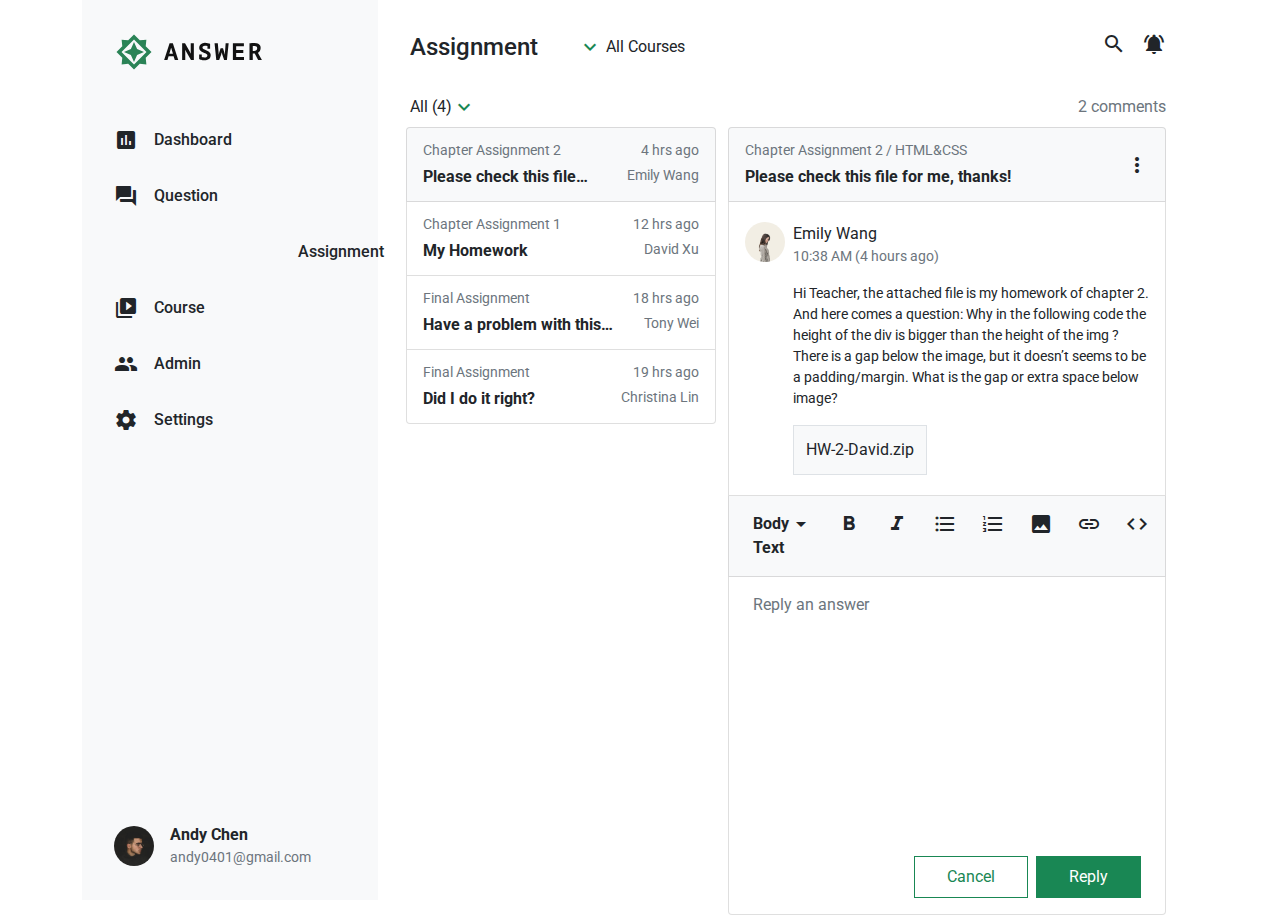
<file: index.html>
<!DOCTYPE html>
<html lang="en">

<head>
  <meta charset="UTF-8">
  <meta name="viewport" content="width=device-width, initial-scale=1.0">
  <meta http-equiv="X-UA-Compatible" content="ie=edge">
  <title>
    Boostrap Index
  </title>
  <link href="https://fonts.googleapis.com/icon?family=Material+Icons" rel="stylesheet">
  <link rel="stylesheet" href="./assets/style/bootstrap.css">
  <link rel="stylesheet" href="./assets/style/all.css">
</head>

<body class="d-flex container">
  <nav class="bg-light p-6 d-flex flex-column justify-content-between">
    <div class="logo">
      <img src="assets/images/logo-ANSWER.svg" class="mb-6 block" alt="logo">
      <ul>
        <li class="my-4"><a class="block py-2 d-flex align-items-center" href="#"><span class="material-icons me-4">
          assessment
          </span>Dashboard</a>
        </li>
        <li class="my-4"><a class="block py-2 d-flex align-items-center" href="#"><span class="material-icons me-4">
              forum
            </span>Question</a></li>
        <li class="my-4"><a class="block py-2 d-flex align-items-center" href="index.html"><span class="material-icons me-4">
          article
            </span>Assignment</a></li>
        <li class="my-4"><a class="block py-2 d-flex align-items-center" href="#"><span class="material-icons me-4">
          video_library
          </span>Course</a></li>
        <li class="my-4"><a class="block py-2 d-flex align-items-center" href="admin.html"><span class="material-icons me-4">
          people
          </span>Admin</a></li>
        <li class="my-4"><a class="block py-2 d-flex align-items-center" href="#"><span class="material-icons me-4">
          settings
            </span>Settings</a></li>
      </ul>
    </div>
    <div class="profile d-flex align-items-center">
      <div class="profile-photo me-4">
        <img src="assets/images/andychen.jpeg" alt="user-photo" class="me-4 block">
      </div>
      <div>
        <p class="fw-bold mb-0">Andy Chen</p>
        <p class="small mb-0 text-secondary">andy0401@gmail.com</p>
      </div>
    </div>
  </nav>

  
<div class="w-100">
  <div class="header p-6 d-flex w-100 justify-content-between align-items-center">
    <div class="d-flex align-items-center">
      <h4 class="me-7 my-0">Assignment</h4>
      <div class="d-flex align-items-start">
        <span class="material-icons text-primary me-1">
          expand_more
        </span>
        <p class="my-0" href="#">All Courses</p>
      </div>
    </div>
    <ul class="actions d-flex my-0 align-items-center">
      <li><a href="#"><span class="material-icons">
            search
          </span></a></li>
      <li class="ms-4"><a href="#"><span class="material-icons">
            notifications_active
          </span></a></li>
      <li></li>
    </ul>
  </div>

  <div class="d-flex px-6 mb-2 w-100 justify-content-between">
    <div class="d-flex">
      <p class="m-0">All (4)</p>
      <div class="material-icons text-primary me-1">
        expand_more
      </div>
    </div>
    <p class="m-0 text-muted">2 comments</p>
  </div>

  <div class="container ps-7 pe-6">
    <div class="row">
      <ul class="col-5 list-group">
        <li class="list-group-item bg-light py-3">
          <div class="d-flex justify-content-between mb-1">
            <div class="small text-secondary">Chapter Assignment 2</div>
            <div class="small text-secondary">4 hrs ago</div>
          </div>
          <div class="d-flex justify-content-between">
            <div class="fw-bold">Please check this file…</div>
            <div class="small text-muted">Emily Wang</div>
          </div>
        </li>
        <li class="list-group-item py-3">
          <div class="d-flex justify-content-between mb-1">
            <div class="small text-secondary">Chapter Assignment 1</div>
            <div class="small text-secondary">12 hrs ago</div>
          </div>
          <div class="d-flex justify-content-between">
            <div class="fw-bold">My Homework</div>
            <div class="small text-muted">David Xu</div>
          </div>
        </li>
        <li class="list-group-item py-3">
          <div class="d-flex justify-content-between mb-1">
            <div class="small text-secondary">Final Assignment</div>
            <div class="small text-secondary">18 hrs ago</div>
          </div>
          <div class="d-flex justify-content-between">
            <div class="fw-bold">Have a problem with this…</div>
            <div class="small text-muted">Tony Wei</div>
          </div>
        </li>
        <li class="list-group-item py-3">
          <div class="d-flex justify-content-between mb-1">
            <div class="small text-secondary">Final Assignment</div>
            <div class="small text-secondary">19 hrs ago</div>
          </div>
          <div class="d-flex justify-content-between">
            <div class="fw-bold">Did I do it right?</div>
            <div class="small text-muted">Christina Lin</div>
          </div>
        </li>


      </ul>

      <div class="assignment-content col-7 list-group">
        <div class="list-group-item bg-light d-flex justify-content-between py-3 align-items-center">
          <div>
            <div class="small text-secondary mb-1">Chapter Assignment 2 / HTML&CSS</div>
            <div class="fw-bold">Please check this file for me, thanks!</div>
          </div>
          <div class="material-icons">
            more_vert
          </div>
        </div>
        <div class="list-group-item">
          <div class="d-flex py-3">
            <div class="img me-2"><img src="assets/images/emilywang.jpeg" alt="" class=""></div>
            <div>
              <div>Emily Wang</div>
              <div class="small text-secondary mb-4">10:38 AM (4 hours ago)</div>
              <div class="small mb-4">Hi Teacher, the attached file is my homework of chapter 2. And here comes a
                question: Why in the following code the height of the div is bigger than the height of the img ? There
                is a gap below the image, but it doesn’t seems to be a padding/margin. What is the gap or extra space
                below image?</div>
              <a href="#" class="border bg-light p-3 d-inline-block">
                HW-2-David.zip
              </a>
            </div>
          </div>

        </div>
        <div class="list-group-item bg-light px-5 py-4">

          <ul class="mb-0 d-flex">
            <li class="d-flex fw-bold me-5"> 
              <span>Body Text</span>
              <span class="material-icons">arrow_drop_down</span>
            </li>
            <li class="material-icons me-5">
              format_bold
            </li>
            <li class="material-icons me-5">
              format_italic
            </li>
            <li class="material-icons me-5">
              format_list_bulleted
            </li>
            <li class="material-icons me-5">
              format_list_numbered
            </li>
            <li class="material-icons me-5">
              image
            </li>
            <li class="material-icons me-5">
              link
            </li>
            <li class="material-icons me-5">
              code
            </li>
          </ul>

        </div>
        <div class="list-group-item py-4 px-5">
          <div class="answer-box text-muted">Reply an answer</div>
          <div class="d-flex justify-content-end">
            <div class="btn btn-outline-primary btn-small py-2 px-6 me-2 rounded-0">Cancel</div>
            <div class="btn btn-primary py-2 px-6 rounded-0">Reply</div>
          </div>
        </div>





      </div>
    </div>
  </div>



</div>

    <script src="./assets/js/vendors.js"></script>
    <script src="./assets/js/all.js"></script>
</body>

</html>
</file>
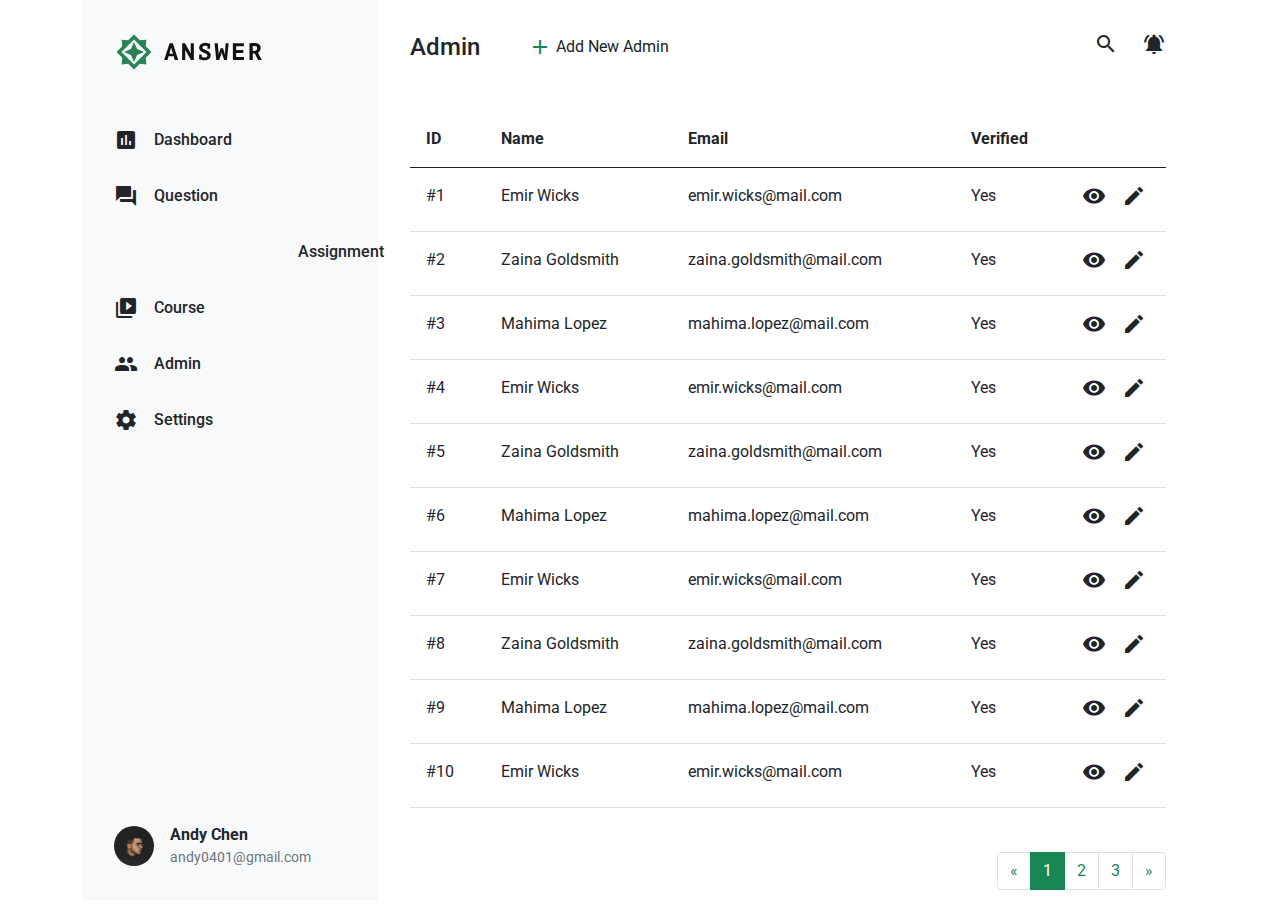
<file: admin.html>
<!DOCTYPE html>
<html lang="en">

<head>
  <meta charset="UTF-8">
  <meta name="viewport" content="width=device-width, initial-scale=1.0">
  <meta http-equiv="X-UA-Compatible" content="ie=edge">
  <title>
    Boostrap Index
  </title>
  <link href="https://fonts.googleapis.com/icon?family=Material+Icons" rel="stylesheet">
  <link rel="stylesheet" href="./assets/style/bootstrap.css">
  <link rel="stylesheet" href="./assets/style/all.css">
</head>

<body class="d-flex container">
  <nav class="bg-light p-6 d-flex flex-column justify-content-between">
    <div class="logo">
      <img src="assets/images/logo-ANSWER.svg" class="mb-6 block" alt="logo">
      <ul>
        <li class="my-4"><a class="block py-2 d-flex align-items-center" href="#"><span class="material-icons me-4">
          assessment
          </span>Dashboard</a>
        </li>
        <li class="my-4"><a class="block py-2 d-flex align-items-center" href="#"><span class="material-icons me-4">
              forum
            </span>Question</a></li>
        <li class="my-4"><a class="block py-2 d-flex align-items-center" href="index.html"><span class="material-icons me-4">
          article
            </span>Assignment</a></li>
        <li class="my-4"><a class="block py-2 d-flex align-items-center" href="#"><span class="material-icons me-4">
          video_library
          </span>Course</a></li>
        <li class="my-4"><a class="block py-2 d-flex align-items-center" href="admin.html"><span class="material-icons me-4">
          people
          </span>Admin</a></li>
        <li class="my-4"><a class="block py-2 d-flex align-items-center" href="#"><span class="material-icons me-4">
          settings
            </span>Settings</a></li>
      </ul>
    </div>
    <div class="profile d-flex align-items-center">
      <div class="profile-photo me-4">
        <img src="assets/images/andychen.jpeg" alt="user-photo" class="me-4 block">
      </div>
      <div>
        <p class="fw-bold mb-0">Andy Chen</p>
        <p class="small mb-0 text-secondary">andy0401@gmail.com</p>
      </div>
    </div>
  </nav>

  
<div class="w-100">
  <div class="p-6 d-flex w-100 justify-content-between align-items-center">
    <div class="d-flex align-items-center">
      <h4 class="me-8 my-0">Admin</h4>
      <div class="d-flex align-items-start">
        <span class="material-icons text-primary me-1">add</span>
        <p class="my-0" href="#">Add New Admin</p>
      </div>
    </div>
    <ul class="actions d-flex my-0 align-items-center">
      <li><a href="#"><span class="material-icons">
            search
          </span></a></li>
      <li class="ms-5"><a href="#"><span class="material-icons">
            notifications_active
          </span></a></li>
      <li></li>
    </ul>
  </div>

  <div class="px-6 py-4 w-100">
    <table class="table">
      <thead>
        <tr>
          <th scope="col">ID</th>
          <th scope="col">Name</th>
          <th scope="col">Email</th>
          <th scope="col">Verified</th>
          <th scope="col"></th>
        </tr>
      </thead>
      <tbody>
        <tr>
          <td>#1</td>
          <td>Emir Wicks</td>
          <td>emir.wicks@mail.com</td>
          <td>Yes</td>
          <td class="last"><a href="" type="button" class="" data-bs-toggle="modal" data-bs-target="#exampleModal"><span
                class="material-icons me-4">
                visibility
              </span></a><a href="#"><span class="material-icons">
                edit
              </span></a></td>
        </tr>
        <tr>
          <td>#2</td>
          <td>Zaina Goldsmith</td>
          <td>zaina.goldsmith@mail.com</td>
          <td>Yes</td>
          <td class="last"><a href=""><span class="material-icons me-4">
                visibility
              </span></a><a href="#"><span class="material-icons">
                edit
              </span></a></td>
        </tr>
        <tr>
          <td>#3</td>
          <td>Mahima Lopez</td>
          <td>mahima.lopez@mail.com</td>
          <td>Yes</td>
          <td class="last"><a href=""><span class="material-icons me-4">
                visibility
              </span></a><a href="#"><span class="material-icons">
                edit
              </span></a></td>
        </tr>
        <tr>
          <td>#4</td>
          <td>Emir Wicks</td>
          <td>emir.wicks@mail.com</td>
          <td>Yes</td>
          <td class="last"><a href=""><span class="material-icons me-4">
                visibility
              </span></a><a href="#"><span class="material-icons">
                edit
              </span></a></td>
        </tr>
        <tr>
          <td>#5</td>
          <td>Zaina Goldsmith</td>
          <td>zaina.goldsmith@mail.com</td>
          <td>Yes</td>
          <td class="last"><a href=""><span class="material-icons me-4">
                visibility
              </span></a><a href="#"><span class="material-icons">
                edit
              </span></a></td>
        </tr>
        <tr>
          <td>#6</td>
          <td>Mahima Lopez</td>
          <td>mahima.lopez@mail.com</td>
          <td>Yes</td>
          <td class="last"><a href=""><span class="material-icons me-4">
                visibility
              </span></a><a href="#"><span class="material-icons">
                edit
              </span></a></td>
        </tr>
        <tr>
          <td>#7</td>
          <td>Emir Wicks</td>
          <td>emir.wicks@mail.com</td>
          <td>Yes</td>
          <td class="last"><a href=""><span class="material-icons me-4">
                visibility
              </span></a><a href="#"><span class="material-icons">
                edit
              </span></a></td>
        </tr>
        <tr>
          <td>#8</td>
          <td>Zaina Goldsmith</td>
          <td>zaina.goldsmith@mail.com</td>
          <td>Yes</td>
          <td class="last"><a href=""><span class="material-icons me-4">
                visibility
              </span></a><a href="#"><span class="material-icons">
                edit
              </span></a></td>
        </tr>
        <tr>
          <td>#9</td>
          <td>Mahima Lopez</td>
          <td>mahima.lopez@mail.com</td>
          <td>Yes</td>
          <td class="last"><a href=""><span class="material-icons me-4">
                visibility
              </span></a><a href="#"><span class="material-icons">
                edit
              </span></a></td>
        </tr>
        <tr>
          <td>#10</td>
          <td>Emir Wicks</td>
          <td>emir.wicks@mail.com</td>
          <td>Yes</td>
          <td class="last"><a href=""><span class="material-icons me-4">
                visibility
              </span></a><a href="#"><span class="material-icons">
                edit
              </span></a></td>
        </tr>
      </tbody>
    </table>
  </div>

  <!-- modal -->

  <div class="modal fade admin-modal" id="exampleModal" tabindex="-1" aria-labelledby="exampleModalLabel"
    aria-hidden="true">
    <div class="modal-dialog modal-dialog-centered">
      <div class="modal-content">
        <div class="btn-close" data-bs-dismiss="modal" aria-label="Close"></div>
        <div class="modal-body d-flex align-items-stretch">
          <img src="assets/images/emir.jpeg" alt="" class="me-4">
          <div class="d-flex flex-column justify-content-between align-items-start w-100">
            <div class="">
              <p class="m-0">#1</p>
              <p class="m-0">Admin</p>
              <h4 class="m-0">Emir Wicks</h4>
              <p class="email m-0">emir.wicks@mail.com</p>
            </div>
            <div class="w-100 d-flex justify-content-between align-items-center">
              <div class="badge rounded-pill bg-light text-dark">Verified</div>
              <a href="#"><span class="material-icons">
                expand_more
                </span></a>
            </div>
          </div>

        </div>
      </div>
    </div>
  </div>


  <div class="d-flex justify-content-end px-6 mt-3 w-100">
    <ul class="pagination">
      <li class="page-item">
        <a class="page-link" href="#" aria-label="Previous">
          <span aria-hidden="true">&laquo;</span>
        </a>
      </li>
      <li class="page-item active" aria-current="page">
        <a class="page-link" href="#">1</a>
      </li>
      <li class="page-item"><a class="page-link" href="#">2</a></li>
      <li class="page-item"><a class="page-link" href="#">3</a></li>
      <li class="page-item">
        <a class="page-link" href="#" aria-label="Next">
          <span aria-hidden="true">&raquo;</span>
        </a>
      </li>
    </ul>
  </div>
</div>

    <script src="./assets/js/vendors.js"></script>
    <script src="./assets/js/all.js"></script>
</body>

</html>
</file>
